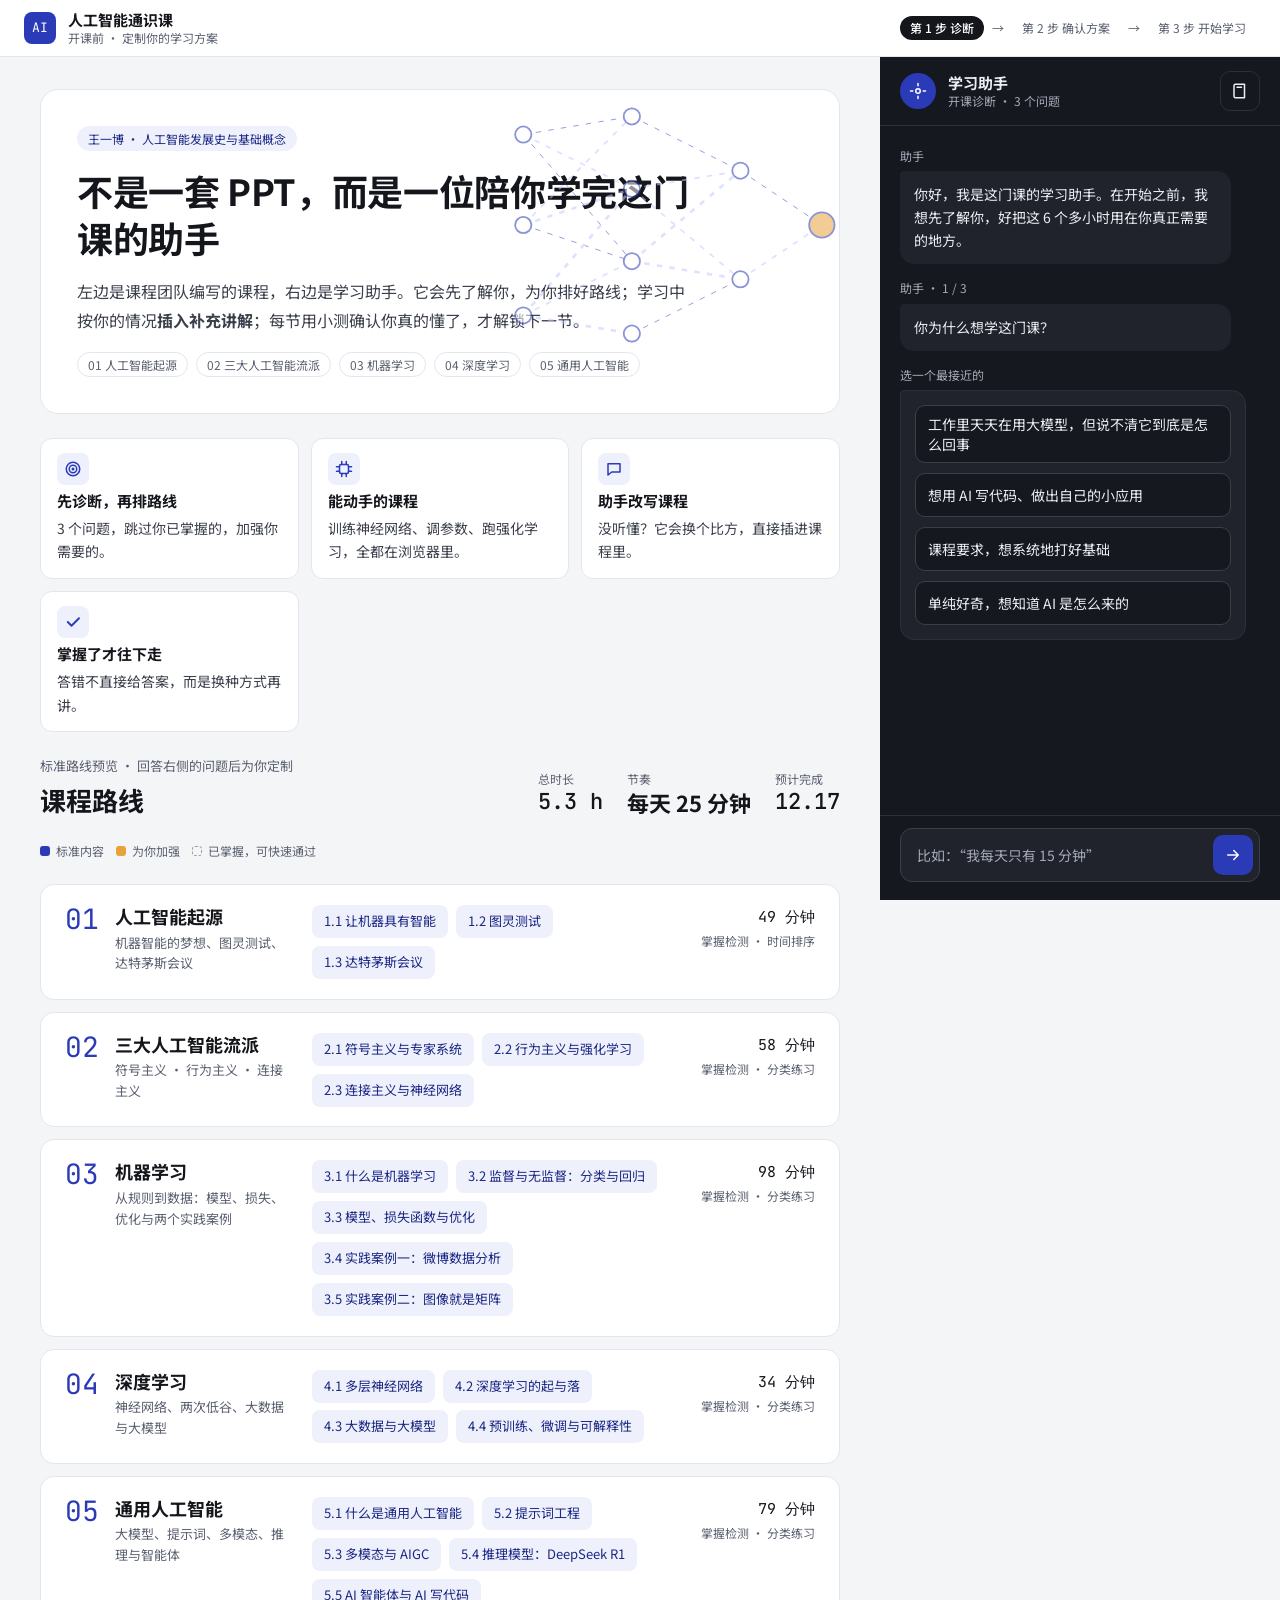
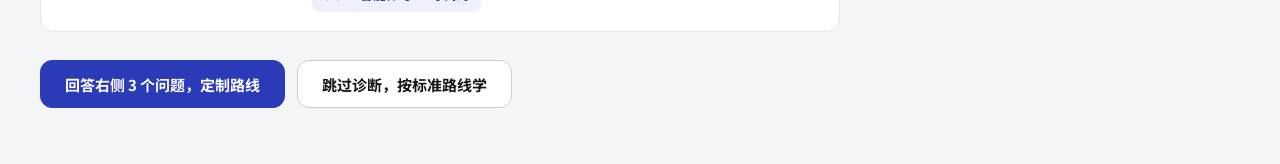
<file: index.html>
<!doctype html>
<html lang="zh-CN">
<head>
<meta charset="utf-8">
<meta name="viewport" content="width=device-width, initial-scale=1">
<title>AI 学习智能体 · 人工智能通识课</title>
<meta name="description" content="下一代 AI 学习智能体：左边是课程，右边是陪你学的助手。">
<link rel="preconnect" href="https://fonts.googleapis.com">
<link rel="preconnect" href="https://fonts.gstatic.com" crossorigin>
<link href="https://fonts.googleapis.com/css2?family=Noto+Sans+SC:wght@400;500;700&family=JetBrains+Mono:wght@400;500&display=swap" rel="stylesheet">
<link rel="stylesheet" href="assets/css/app.css">
</head>
<body>
<a class="skip-link" href="#app-main">跳到主要内容</a>
<div id="app" class="app">
  <header class="app-header" id="app-header"></header>
  <div class="app-body">
    <div class="app-main" id="app-main" tabindex="-1"></div>
    <aside class="assistant" id="assistant" aria-label="学习助手"></aside>
  </div>
  <button class="assistant-fab" id="assistant-fab" type="button" aria-label="打开学习助手">
    <svg width="22" height="22" viewBox="0 0 24 24" fill="none" stroke="currentColor" stroke-width="2" stroke-linecap="round" stroke-linejoin="round" aria-hidden="true"><circle cx="12" cy="12" r="3"></circle><path d="M12 2v3M12 19v3M2 12h3M19 12h3"></path></svg>
    <span>学习助手</span>
  </button>
</div>
<div class="sel-ask" id="sel-ask" hidden>
  <button type="button" id="sel-ask-btn">
    <svg width="14" height="14" viewBox="0 0 24 24" fill="none" stroke="currentColor" stroke-width="2.2" stroke-linecap="round" stroke-linejoin="round" aria-hidden="true"><path d="M12 3v4M12 17v4M3 12h4M17 12h4"></path></svg>
    问助手
  </button>
</div>
<div class="toast-host" id="toast-host" aria-live="polite"></div>

<script src="assets/js/core.js"></script>
<script src="assets/video/clips.js"></script>
<script src="assets/js/course.js"></script>
<script src="assets/js/widgets/ch1.js"></script>
<script src="assets/js/widgets/ch2.js"></script>
<script src="assets/js/widgets/ch3.js"></script>
<script src="assets/js/widgets/ch4.js"></script>
<script src="assets/js/widgets/ch5.js"></script>
<script src="assets/js/assistant.js"></script>
<script src="assets/js/pages.js"></script>
<script src="assets/js/app.js"></script>
</body>
</html>
</file>
<file: assets/css/app.css>
/* ==========================================================
   AI 学习智能体 · 设计令牌（来自设计稿：左课程 / 右助手）
   ========================================================== */
:root {
  --bg: #F4F5F7;
  --surface: #FFFFFF;
  --line: #E3E6EC;
  --line-2: #C8CDD8;
  --ink: #14161C;
  --ink-2: #3A3F4B;
  --muted: #5A6070;
  --faint: #9AA0AE;

  --accent: #2B3BB8;
  --accent-ink: #1C2884;
  --accent-soft: #EEF0FC;
  --accent-2: #9AA5FF;

  --amber: #E9A23B;
  --amber-soft: #FCEFD9;
  --amber-ink: #7A4A06;
  --insert-bg: #FFFBF3;
  --insert-line: #F0D9AE;
  --insert-ink: #7A5A2A;

  --green: #1F8A5B;
  --green-soft: #E6F4EE;
  --green-ink: #145A3C;
  --orange: #E07A1F;
  --orange-soft: #FFF4EA;
  --orange-ink: #A1460C;

  --d-bg: #16181F;
  --d-surface: #20232C;
  --d-line: #2C303B;
  --d-line-2: #3A3F4B;
  --d-ink: #ECEEF3;
  --d-muted: #A3A9B7;
  --d-faint: #6B7180;
  --d-green: #5FD19B;
  --d-amber: #F2C77A;

  --font: 'Noto Sans SC', 'PingFang SC', 'Microsoft YaHei', system-ui, sans-serif;
  --mono: 'JetBrains Mono', ui-monospace, 'SFMono-Regular', Menlo, monospace;

  --r-sm: 8px;
  --r-md: 10px;
  --r-lg: 14px;
  --header-h: 57px;
  --assistant-w: 400px;
  --ease: cubic-bezier(.2, .7, .2, 1);
}

* { box-sizing: border-box; }
html { scroll-behavior: smooth; }
body {
  margin: 0;
  background: var(--bg);
  color: var(--ink);
  font-family: var(--font);
  font-size: 15px;
  line-height: 1.6;
  -webkit-font-smoothing: antialiased;
}
a { color: var(--accent); }
a:hover { color: var(--accent-ink); }
button, input, textarea, select { font-family: inherit; font-size: inherit; color: inherit; }
button { cursor: pointer; }
button:disabled { cursor: not-allowed; }
:focus-visible { outline: 2px solid var(--accent); outline-offset: 2px; border-radius: 4px; }
.assistant :focus-visible { outline-color: var(--accent-2); }
h1, h2, h3, h4 { margin: 0; line-height: 1.3; }
p { margin: 0; }
.mono { font-family: var(--mono); }
[hidden] { display: none !important; }
.sr-only { position: absolute; width: 1px; height: 1px; overflow: hidden; clip: rect(0 0 0 0); white-space: nowrap; }
.skip-link { position: absolute; left: -999px; top: 8px; z-index: 100; background: var(--ink); color: #fff; padding: 8px 14px; border-radius: 8px; }
.skip-link:focus { left: 8px; }
.muted { color: var(--muted); }

/* ---------------- App frame ---------------- */
.app { min-height: 100vh; display: flex; flex-direction: column; }
.app-header {
  position: sticky; top: 0; z-index: 30;
  display: flex; flex-wrap: wrap; align-items: center; gap: 12px 24px;
  min-height: var(--header-h);
  padding: 10px 24px;
  background: rgba(255, 255, 255, .92);
  backdrop-filter: saturate(1.4) blur(10px);
  border-bottom: 1px solid var(--line);
}
.brand { display: flex; align-items: center; gap: 12px; text-decoration: none; color: inherit; }
.brand-logo {
  width: 32px; height: 32px; border-radius: 8px; background: var(--accent); color: #fff;
  display: flex; align-items: center; justify-content: center; font-family: var(--mono); font-size: 13px;
}
.brand-text { display: flex; flex-direction: column; line-height: 1.3; }
.brand-text b { font-size: 15px; }
.brand-text span { font-size: 12px; color: var(--muted); }
.hdr-progress { display: flex; align-items: center; gap: 12px; flex: 1 1 280px; min-width: 0; font-size: 12px; color: var(--muted); }
.hdr-progress .bar { flex: 1 1 auto; max-width: 320px; }
.hdr-progress .pct { font-family: var(--mono); color: var(--ink); }
.hdr-right { display: flex; align-items: center; gap: 12px; font-size: 12px; color: var(--muted); }
.avatar {
  width: 34px; height: 34px; border-radius: 17px; background: var(--line); color: var(--ink);
  display: flex; align-items: center; justify-content: center; font-size: 13px; font-weight: 500; text-decoration: none;
  border: 2px solid transparent; transition: border-color .2s;
}
.avatar:hover { border-color: var(--accent); color: var(--ink); }
.streak { display: inline-flex; align-items: center; gap: 6px; }
.streak svg { color: var(--amber); }
.steps { display: flex; align-items: center; gap: 8px; margin-left: auto; font-size: 12px; color: var(--muted); flex-wrap: wrap; }
.step-pill { padding: 2px 10px; border-radius: 999px; }
.step-pill.done { background: var(--accent-soft); color: var(--accent); font-weight: 500; }
.step-pill.now { background: var(--ink); color: #fff; font-weight: 500; }

.bar { height: 6px; border-radius: 3px; background: var(--line); overflow: hidden; }
.bar > i { display: block; height: 100%; background: var(--accent); border-radius: inherit; transition: width .8s var(--ease); }

.app-body { flex: 1 1 auto; display: grid; grid-template-columns: minmax(0, 1fr) var(--assistant-w); align-items: start; }
.app-main { min-width: 0; outline: none; }

/* ---------------- Assistant panel ---------------- */
.assistant {
  position: sticky; top: var(--header-h);
  height: calc(100vh - var(--header-h));
  background: var(--d-bg); color: var(--d-ink);
  display: flex; flex-direction: column; min-width: 0;
  font-size: 14px;
}
.as-head { display: flex; align-items: center; gap: 12px; padding: 14px 20px; border-bottom: 1px solid var(--d-line); }
.as-avatar {
  width: 36px; height: 36px; border-radius: 18px; background: var(--accent);
  display: flex; align-items: center; justify-content: center; flex: 0 0 auto; position: relative;
}
.as-avatar::after {
  content: ""; position: absolute; inset: -3px; border-radius: 50%;
  border: 2px solid var(--accent-2); opacity: 0; transform: scale(.85);
}
.assistant.thinking .as-avatar::after { animation: pulse-ring 1.4s var(--ease) infinite; }
@keyframes pulse-ring { 0% { opacity: .8; transform: scale(.85); } 100% { opacity: 0; transform: scale(1.25); } }
.as-title { flex: 1 1 auto; display: flex; flex-direction: column; line-height: 1.35; min-width: 0; }
.as-title b { font-size: 15px; }
.as-title span { font-size: 12px; color: var(--d-muted); white-space: nowrap; overflow: hidden; text-overflow: ellipsis; }
.icon-btn {
  width: 40px; height: 40px; border-radius: 10px; border: 1px solid var(--d-line); background: transparent; color: var(--d-ink);
  display: inline-flex; align-items: center; justify-content: center; transition: background .2s, border-color .2s;
  text-decoration: none; flex: 0 0 auto;
}
.icon-btn:hover { background: var(--d-surface); border-color: var(--d-line-2); color: var(--d-ink); }
.as-close { display: none; }
.as-scroll { flex: 1 1 auto; overflow-y: auto; overscroll-behavior: contain; scrollbar-width: thin; scrollbar-color: var(--d-line-2) transparent; }
.as-panel {
  margin: 16px 20px 0; padding: 16px; border-radius: 12px; background: var(--d-surface); border: 1px solid var(--d-line);
  display: flex; flex-direction: column; gap: 10px; font-size: 13px;
}
.as-panel-head { display: flex; align-items: center; justify-content: space-between; gap: 8px; }
.as-panel-head b { font-size: 13px; }
.as-panel-head .mono { font-size: 12px; color: var(--d-muted); }
.dbar { height: 4px; border-radius: 2px; background: var(--d-line); overflow: hidden; }
.dbar > i { display: block; height: 100%; background: var(--accent-2); transition: width .8s var(--ease); }
.goal { display: flex; align-items: center; gap: 8px; color: var(--d-muted); }
.goal.done span:first-of-type + span, .goal.done .goal-t { text-decoration: line-through; }
.goal.now { color: var(--d-ink); }
.goal .tag { margin-left: auto; font-size: 11px; color: var(--accent-2); }
.goal-ic { width: 14px; height: 14px; display: inline-flex; align-items: center; justify-content: center; flex: 0 0 14px; }
.dot { width: 8px; height: 8px; border-radius: 4px; display: inline-block; }
.dot.fill { background: var(--accent-2); }
.dot.hollow { border: 1.5px solid var(--d-faint); }
.mastery-row { display: flex; align-items: center; gap: 10px; }
.mastery-row .k { flex: 0 0 110px; color: #C9CDD6; white-space: nowrap; overflow: hidden; text-overflow: ellipsis; }
.mastery-row .dbar { flex: 1 1 auto; height: 6px; border-radius: 3px; }
.mastery-row .v { flex: 0 0 38px; text-align: right; font-family: var(--mono); font-size: 12px; color: var(--d-muted); }

.chat { padding: 20px; display: flex; flex-direction: column; gap: 14px; }
.msg { display: flex; flex-direction: column; gap: 6px; max-width: 92%; animation: msg-in .35s var(--ease) both; }
.msg-who { font-size: 12px; color: var(--d-muted); }
.msg-body { padding: 12px 14px; border-radius: 4px 14px 14px 14px; background: var(--d-surface); line-height: 1.65; }
.msg-body b { color: #fff; }
.msg-body p + p { margin-top: 8px; }
.msg.user { align-self: flex-end; max-width: 85%; }
.msg.user .msg-body { border-radius: 14px 4px 14px 14px; background: var(--accent); color: #fff; padding: 10px 14px; }
.msg.wide { max-width: 96%; }
.msg.card .msg-body { border: 1px solid var(--d-line); padding: 14px; display: flex; flex-direction: column; gap: 10px; }
.msg.note .msg-body { background: transparent; border: 1px dashed var(--d-line-2); color: var(--d-muted); font-size: 13px; border-radius: 12px; }
.msg.note .msg-body b { color: var(--d-ink); }
@keyframes msg-in { from { opacity: 0; transform: translateY(8px); } to { opacity: 1; transform: none; } }
.msg-links { display: flex; flex-wrap: wrap; gap: 6px; }
.msg-link {
  display: inline-flex; align-items: center; gap: 6px; padding: 4px 10px; border-radius: 8px;
  background: #2A2418; border: 1px solid #5A4720; color: var(--d-amber); font-size: 12px; text-decoration: none; cursor: pointer;
  transition: transform .15s;
}
.msg-link:hover { color: #FFE0A6; transform: translateY(-1px); }
.msg-link.blue { background: var(--d-surface); border-color: var(--d-line); color: #C5CAFF; }
.typing { display: inline-flex; gap: 4px; padding: 14px 16px; border-radius: 4px 14px 14px 14px; background: var(--d-surface); width: max-content; }
.typing i { width: 6px; height: 6px; border-radius: 3px; background: var(--d-muted); animation: blink 1.2s infinite both; }
.typing i:nth-child(2) { animation-delay: .15s; }
.typing i:nth-child(3) { animation-delay: .3s; }
@keyframes blink { 0%, 80%, 100% { opacity: .25; transform: translateY(0); } 40% { opacity: 1; transform: translateY(-3px); } }

.opt {
  min-height: 44px; text-align: left; padding: 8px 12px; border-radius: 10px; border: 1px solid var(--d-line-2);
  background: var(--d-bg); color: var(--d-ink); font-size: 14px; display: flex; align-items: center; gap: 8px; width: 100%;
  transition: border-color .2s, background .2s, transform .15s;
}
.opt:hover:not(:disabled) { border-color: var(--accent-2); }
.opt.right { border-color: var(--d-green); background: #15291F; }
.opt.wrong { border-color: #F2A65A; background: #2E2116; }
.opt.sel { border-color: var(--d-green); background: #15291F; }
.opt.sel .box { color: var(--d-green); }
.opt .box { color: var(--d-faint); font-size: 12px; }
.opt.shake { animation: shake .4s; }
@keyframes shake { 20%, 60% { transform: translateX(-4px); } 40%, 80% { transform: translateX(4px); } }
.quiz-fb { font-size: 13px; color: var(--d-muted); line-height: 1.6; }
.quiz-fb b { color: var(--d-ink); }

.as-foot { padding: 12px 20px 18px; border-top: 1px solid var(--d-line); display: flex; flex-direction: column; gap: 10px; }
.chips { display: flex; flex-wrap: wrap; gap: 6px; }
.chip {
  min-height: 36px; padding: 0 12px; border-radius: 999px; border: 1px solid var(--d-line-2); background: transparent;
  color: var(--d-ink); font-size: 13px; transition: background .2s, border-color .2s;
}
.chip:hover { background: var(--d-surface); border-color: var(--accent-2); }
.composer {
  display: flex; align-items: center; gap: 8px; padding: 6px 6px 6px 14px; border-radius: 12px;
  background: var(--d-surface); border: 1px solid var(--d-line-2); transition: border-color .2s;
}
.composer:focus-within { border-color: var(--accent-2); }
.composer input { flex: 1 1 auto; min-width: 0; height: 36px; border: none; outline: none; background: transparent; color: var(--d-ink); font-size: 14px; }
.composer input::placeholder { color: var(--d-muted); }
.send-btn {
  width: 40px; height: 40px; border-radius: 10px; border: none; background: var(--accent); color: #fff;
  display: flex; align-items: center; justify-content: center; flex: 0 0 auto; transition: transform .15s, background .2s;
}
.send-btn:hover { background: #3647D0; }
.send-btn:active { transform: scale(.94); }

.assistant-fab {
  display: none; position: fixed; right: 16px; bottom: 16px; z-index: 40;
  align-items: center; gap: 8px; min-height: 48px; padding: 0 18px; border-radius: 999px; border: none;
  background: var(--d-bg); color: var(--d-ink); box-shadow: 0 10px 30px rgba(20, 22, 28, .3); font-weight: 500;
}
.assistant-fab .badge { width: 8px; height: 8px; border-radius: 4px; background: var(--amber); }

/* ---------------- Buttons & pills ---------------- */
.btn {
  display: inline-flex; align-items: center; justify-content: center; gap: 8px;
  min-height: 44px; padding: 0 18px; border-radius: 10px; border: 1px solid var(--line-2); background: var(--surface);
  color: var(--ink); font-size: 14px; font-weight: 500; text-decoration: none; transition: background .2s, border-color .2s, transform .15s, box-shadow .2s;
}
.btn:hover { border-color: var(--ink-2); color: var(--ink); }
.btn:active { transform: translateY(1px); }
.btn.primary { background: var(--accent); border-color: var(--accent); color: #fff; }
.btn.primary:hover { background: var(--accent-ink); border-color: var(--accent-ink); color: #fff; box-shadow: 0 6px 18px rgba(43, 59, 184, .25); }
.btn.dark { background: var(--ink); border-color: var(--ink); color: #fff; }
.btn.ghost { border-color: transparent; background: transparent; }
.btn.sm { min-height: 36px; padding: 0 14px; font-size: 13px; border-radius: 8px; }
.btn.lg { min-height: 48px; padding: 0 24px; font-size: 15px; border-radius: 12px; font-weight: 700; }
.btn.locked { background: var(--line); border-color: var(--line); color: var(--muted); }
.btn:disabled { opacity: .55; }
.btn.amber { border-color: #E2C48C; color: var(--amber-ink); }
.btn.amber:hover { background: var(--amber-soft); }
.seg { display: inline-flex; padding: 3px; border-radius: 10px; background: var(--bg); border: 1px solid var(--line); gap: 2px; flex-wrap: wrap; }
.seg button {
  min-height: 34px; padding: 0 12px; border-radius: 8px; border: none; background: transparent; color: var(--muted); font-size: 13px; font-weight: 500;
  transition: background .2s, color .2s;
}
.seg button[aria-pressed="true"] { background: var(--surface); color: var(--ink); box-shadow: 0 1px 3px rgba(20, 22, 28, .12); }
.pill { display: inline-flex; align-items: center; gap: 6px; padding: 2px 10px; border-radius: 999px; background: var(--surface); border: 1px solid var(--line); font-size: 12px; color: var(--muted); }
.pill.accent { background: var(--accent-soft); border-color: transparent; color: var(--accent-ink); }
.pill.amber { background: var(--amber-soft); border-color: transparent; color: var(--amber-ink); font-weight: 500; }
.pill.green { background: var(--green-soft); border-color: transparent; color: var(--green-ink); font-weight: 500; }
.pill.dark { background: var(--ink); border-color: transparent; color: #fff; }
.badge-k {
  font-family: var(--mono); font-size: 11px; letter-spacing: .06em; padding: 2px 8px; border-radius: 4px; background: var(--ink); color: #fff; flex: 0 0 auto;
}
.badge-k.amber { background: var(--amber-soft); color: var(--amber-ink); font-family: var(--font); letter-spacing: 0; font-weight: 500; }

/* ---------------- Learn layout ---------------- */
.learn { display: flex; align-items: flex-start; min-width: 0; }
.rail {
  position: sticky; top: var(--header-h); flex: 0 0 264px; max-height: calc(100vh - var(--header-h)); overflow-y: auto;
  padding: 24px 12px 32px 20px; display: flex; flex-direction: column; gap: 4px; scrollbar-width: thin;
}
.rail-label { font-family: var(--mono); font-size: 11px; letter-spacing: .08em; color: var(--muted); padding: 0 8px 8px; }
.rail-ch { display: flex; flex-direction: column; gap: 2px; border-radius: 10px; padding: 4px; border: 1px solid transparent; transition: background .2s, border-color .2s; }
.rail-ch.open { background: var(--surface); border-color: var(--line); padding: 8px; }
.rail-ch-head {
  display: flex; align-items: center; gap: 8px; padding: 6px 8px; font-size: 14px; color: var(--muted);
  background: none; border: none; width: 100%; text-align: left; border-radius: 6px; min-height: 40px;
}
.rail-ch.open .rail-ch-head { color: var(--ink); font-weight: 700; min-height: 32px; }
.rail-ch-head .no { font-family: var(--mono); font-size: 12px; }
.rail-ch.open .rail-ch-head .no { color: var(--accent); }
.rail-ch-head .nm { flex: 1 1 auto; }
.rail-ch-head:hover { background: var(--bg); }
.rail-ch.open .rail-ch-head:hover { background: transparent; }
.rail-secs { display: none; flex-direction: column; gap: 2px; }
.rail-ch.open .rail-secs { display: flex; }
.rail-sec {
  display: flex; align-items: center; gap: 8px; padding: 6px 8px; border-radius: 6px; font-size: 13px; color: var(--muted);
  text-decoration: none; min-height: 34px; line-height: 1.4; transition: background .15s, color .15s;
}
.rail-sec:hover { background: var(--bg); color: var(--ink); }
.rail-sec.cur { background: var(--accent-soft); color: var(--ink); font-weight: 500; }
.rail-sec.locked { color: var(--faint); }
.rail-sec .ic { width: 14px; height: 14px; display: inline-flex; align-items: center; justify-content: center; flex: 0 0 14px; }
.rail-sec .tagp { margin-left: auto; font-size: 10px; padding: 0 6px; border-radius: 4px; background: var(--amber-soft); color: var(--amber-ink); white-space: nowrap; }
.rail-sec .tagk { margin-left: auto; font-size: 10px; padding: 0 6px; border-radius: 4px; border: 1px dashed var(--line-2); color: var(--muted); white-space: nowrap; }
.dot-acc { width: 8px; height: 8px; border-radius: 4px; background: var(--accent); }
.dot-hol { width: 8px; height: 8px; border-radius: 4px; border: 1.5px solid var(--faint); }
.rail-note { margin-top: 16px; padding: 12px; border-radius: 10px; border: 1px dashed var(--line-2); font-size: 12px; color: var(--muted); line-height: 1.6; }
.rail-note b { color: var(--ink); }
.rail-toggle { display: none; }

.article { flex: 1 1 auto; min-width: 0; max-width: 940px; padding: 24px 32px 64px 16px; display: flex; flex-direction: column; gap: 20px; }
.art-head { display: flex; flex-direction: column; gap: 8px; padding-top: 8px; }
.crumb { font-size: 13px; color: var(--muted); }
.art-head h1 { font-size: 34px; line-height: 1.25; font-weight: 700; letter-spacing: -.01em; }
.metas { display: flex; flex-wrap: wrap; gap: 8px; }
.goal-strip { display: flex; flex-wrap: wrap; gap: 8px 16px; padding: 12px 16px; border-radius: 12px; background: var(--surface); border: 1px solid var(--line); font-size: 13px; color: var(--ink-2); }
.goal-strip b { color: var(--ink); }

.block { background: var(--surface); border: 1px solid var(--line); border-radius: var(--r-lg); padding: 24px 28px; display: flex; flex-direction: column; gap: 14px; scroll-margin-top: calc(var(--header-h) + 16px); }
.block.reveal { opacity: 0; transform: translateY(14px); transition: opacity .6s var(--ease), transform .6s var(--ease); }
.block.reveal.in { opacity: 1; transform: none; }
.block p, .block li { font-size: 16px; line-height: 1.85; }
.block p + p { margin-top: 2px; }
.block ul { margin: 0; padding-left: 20px; }
.hl { background: var(--accent-soft); padding: 0 4px; border-radius: 4px; }
.hl-amber { background: var(--amber-soft); padding: 0 4px; border-radius: 4px; }
.block-head { display: flex; flex-wrap: wrap; align-items: center; justify-content: space-between; gap: 8px; }
.block-title { display: flex; align-items: center; gap: 10px; }
.block-title h2 { font-size: 19px; font-weight: 700; }
.block-lead { font-size: 13px; color: var(--muted); }
.block.flash { animation: flash 1.6s var(--ease); }
@keyframes flash { 0% { box-shadow: 0 0 0 0 rgba(43, 59, 184, .45); } 40% { box-shadow: 0 0 0 6px rgba(43, 59, 184, .18); } 100% { box-shadow: 0 0 0 0 rgba(43, 59, 184, 0); } }

.block.key { background: linear-gradient(0deg, var(--surface), var(--surface)); border-color: var(--line); flex-direction: row; gap: 18px; align-items: flex-start; }
.key-mark { flex: 0 0 auto; width: 44px; height: 44px; border-radius: 12px; background: var(--accent-soft); color: var(--accent); display: flex; align-items: center; justify-content: center; }
.key-body { display: flex; flex-direction: column; gap: 6px; min-width: 0; }
.key-body .k-label { font-size: 12px; color: var(--accent); font-weight: 500; letter-spacing: .02em; }
.key-body h3 { font-size: 18px; }
.key-body p { font-size: 15px; line-height: 1.8; color: var(--ink-2); }

.block.insert { background: var(--insert-bg); border-color: var(--insert-line); }
.block.insert.new { animation: insert-in .8s var(--ease) both; }
@keyframes insert-in { 0% { opacity: 0; transform: translateY(-8px) scale(.98); box-shadow: 0 0 0 0 rgba(233, 162, 59, .5); } 60% { opacity: 1; box-shadow: 0 0 0 8px rgba(233, 162, 59, .15); } 100% { opacity: 1; transform: none; box-shadow: 0 0 0 0 rgba(233, 162, 59, 0); } }
.ins-tag { display: inline-flex; align-items: center; gap: 6px; font-size: 12px; font-weight: 500; padding: 2px 10px; border-radius: 999px; background: var(--amber-soft); color: var(--amber-ink); }
.ins-why { font-size: 12px; color: var(--insert-ink); }
.block.insert h3 { font-size: 17px; }
.block.insert p, .block.insert li { font-size: 15px; }
.ins-grid { display: grid; grid-template-columns: repeat(auto-fit, minmax(170px, 1fr)); gap: 12px; font-size: 14px; }
.ins-card { background: var(--surface); border: 1px solid var(--insert-line); border-radius: 10px; padding: 12px 14px; line-height: 1.7; }
.ins-card > b:first-child { display: block; margin-bottom: 4px; }
.ins-actions { display: flex; flex-wrap: wrap; gap: 8px; }

.block.discuss { background: var(--ink); color: var(--d-ink); border-color: var(--ink); }
.discuss-row { display: flex; flex-wrap: wrap; align-items: center; justify-content: space-between; gap: 16px; }
.discuss-row .lbl { font-family: var(--mono); font-size: 11px; letter-spacing: .06em; color: var(--d-muted); }
.discuss-row .q { font-size: 18px; font-weight: 700; }
.discuss-row .sub { font-size: 14px; color: var(--d-muted); }
.discuss textarea {
  width: 100%; min-height: 84px; resize: vertical; border-radius: 10px; border: 1px solid var(--d-line-2); background: var(--d-surface);
  color: var(--d-ink); padding: 12px 14px; font-size: 14px; line-height: 1.7;
}
.discuss textarea::placeholder { color: var(--d-muted); }
.discuss .btn { background: #fff; border-color: #fff; color: var(--ink); font-weight: 700; }
.discuss .saved { font-size: 13px; color: var(--d-green); }

.cards-grid { display: grid; grid-template-columns: repeat(auto-fit, minmax(200px, 1fr)); gap: 12px; }
.mini-card { border: 1px solid var(--line); border-radius: 12px; padding: 14px 16px; display: flex; flex-direction: column; gap: 6px; background: var(--surface); }
.mini-card h4 { font-size: 15px; }
.mini-card p { font-size: 14px !important; line-height: 1.7 !important; color: var(--ink-2); }
.mini-card .ic { width: 32px; height: 32px; border-radius: 8px; display: flex; align-items: center; justify-content: center; background: var(--accent-soft); color: var(--accent); }
.mini-card.warn .ic { background: var(--orange-soft); color: var(--orange); }
.mini-card.good .ic { background: var(--green-soft); color: var(--green); }

/* 视频片段：HTML 讲解动画按场景切出的一小段，iframe 里是 assets/video/<视频>/player.html */
.vid { position: relative; aspect-ratio: 16 / 9; border-radius: 12px; overflow: hidden; background: #0c1322; }
.vid iframe { position: absolute; inset: 0; width: 100%; height: 100%; border: 0; }
.vid-script summary { cursor: pointer; font-size: 13px; color: var(--muted); }
.vid-script ol { list-style: none; margin: 8px 0 0; padding: 0; display: flex; flex-direction: column; gap: 2px; }
.vid-script li { display: grid; grid-template-columns: 44px minmax(0, 1fr); gap: 8px; padding: 4px 8px; border-radius: 6px; font-size: 14px; line-height: 1.7; color: var(--ink-2); transition: background .2s; }
.vid-script li.on { background: var(--accent-soft); color: var(--ink); }
.vid-script li button { align-self: start; padding: 0; border: 0; background: none; font-family: var(--mono); font-size: 12px; line-height: 1.7rem; color: var(--accent); cursor: pointer; text-align: left; }

/* 图：讲义里的原图 + 说明 */
.block.fig { margin: 0; padding: 16px; gap: 10px; }
.fig-img { position: relative; }
.fig-img img { display: block; width: 100%; height: auto; border-radius: 8px; }
.fig.dark .fig-img { background: #000; border-radius: 8px; padding-bottom: 40px; }
.fig-img span { position: absolute; bottom: 4px; transform: translateX(-50%); font-size: 12px; line-height: 1.35; color: #fff; text-align: center; white-space: nowrap; }
.fig figcaption { font-size: 13px; line-height: 1.7; color: var(--muted); }

.blk-h { font-size: 17px; }

/* 时间线：年份 + 事件 */
.events { list-style: none; margin: 0; padding: 0 !important; display: flex; flex-direction: column; }
.events li { display: grid; grid-template-columns: 52px minmax(0, 1fr); gap: 12px; padding: 10px 0; border-top: 1px solid var(--line); }
.events li:first-child { border-top: 0; padding-top: 0; }
.events .y { font-family: var(--mono); font-size: 14px; font-weight: 500; color: var(--accent); line-height: 1.6; }
.events b { display: block; font-size: 15px; line-height: 1.6; }
.events p { font-size: 14px !important; line-height: 1.7 !important; color: var(--ink-2); margin: 2px 0 0; }

/* 流程：几个阶段 + 带说明的箭头，全部直接展示 */
.stages { display: grid; grid-template-columns: minmax(0, 1fr) auto minmax(0, 1fr) auto minmax(0, 1fr); gap: 8px; }
.stages .node { border: 1px solid var(--line); border-radius: 12px; padding: 12px 14px; display: flex; flex-direction: column; gap: 4px; }
.stages .node b { font-size: 15px; }
.stages .node .s { font-size: 12px; font-weight: 500; color: var(--accent); }
.stages .node p { margin: 0; font-size: 13px !important; line-height: 1.7 !important; color: var(--ink-2); }
.stages .arr { display: flex; flex-direction: column; align-items: center; justify-content: center; gap: 4px; max-width: 72px; font-size: 11px; line-height: 1.4; color: var(--muted); text-align: center; }
.stages .arr svg { color: var(--accent); }

.quote { border-left: 0; background: var(--bg); border-radius: 12px; padding: 18px 20px; font-size: 16px; line-height: 1.8; position: relative; }
.quote .who { display: block; margin-top: 8px; font-size: 13px; color: var(--muted); }

.art-foot { display: flex; flex-wrap: wrap; align-items: center; justify-content: space-between; gap: 12px; padding-top: 8px; }
.art-foot a.prev { font-size: 14px; text-decoration: none; }
.art-foot .next-wrap { display: flex; align-items: center; gap: 12px; margin-left: auto; }
.art-foot .hint { font-size: 13px; color: var(--muted); }

.banner { display: flex; flex-wrap: wrap; align-items: center; gap: 10px 16px; padding: 14px 18px; border-radius: 12px; font-size: 14px; }
.banner.skip { border: 1.5px dashed var(--line-2); background: var(--surface); color: var(--ink-2); }
.banner.plus { background: var(--amber-soft); color: var(--amber-ink); }
.banner.done { background: var(--green-soft); color: var(--green-ink); }

/* ---------------- Widgets: shared ---------------- */
.w { display: flex; flex-direction: column; gap: 14px; }
.w-row { display: flex; flex-wrap: wrap; gap: 12px; align-items: center; }
.w-grid2 { display: grid; grid-template-columns: repeat(auto-fit, minmax(260px, 1fr)); gap: 16px; }
.w-panel { border-radius: 12px; background: var(--bg); padding: 14px 16px; display: flex; flex-direction: column; gap: 6px; }
.w-panel .t { font-weight: 700; font-size: 16px; }
.w-panel .d { font-size: 14px; color: var(--ink-2); line-height: 1.75; }
.w-stat { display: flex; flex-direction: column; }
.w-stat .l { font-size: 12px; color: var(--muted); }
.w-stat .v { font-family: var(--mono); font-size: 22px; font-weight: 500; line-height: 1.3; }
.w-note { font-size: 12px; color: var(--muted); }
.w canvas { display: block; max-width: 100%; border-radius: 10px; touch-action: none; }
.slider { display: flex; flex-direction: column; gap: 4px; min-width: 150px; flex: 1 1 150px; }
.slider label { display: flex; justify-content: space-between; font-size: 13px; color: var(--muted); }
.slider label .mono { color: var(--ink); }
input[type=range] { width: 100%; accent-color: var(--accent); height: 24px; }
.legend { display: flex; flex-wrap: wrap; gap: 12px; font-size: 12px; color: var(--muted); }
.legend span { display: inline-flex; align-items: center; gap: 6px; }
.legend i { width: 10px; height: 10px; border-radius: 3px; display: inline-block; }
.fade-swap { animation: fade-swap .45s var(--ease); }
@keyframes fade-swap { from { opacity: 0; transform: translateY(4px); } to { opacity: 1; transform: none; } }

/* imitation game */
.screens { display: grid; grid-template-columns: repeat(auto-fit, minmax(240px, 1fr)); gap: 16px; }
.screen { border: 1px solid var(--line); border-radius: 12px; overflow: hidden; display: flex; flex-direction: column; transition: border-color .3s, box-shadow .3s; }
.screen.picked { border-color: var(--accent); box-shadow: 0 0 0 3px var(--accent-soft); }
.screen-head { display: flex; align-items: center; justify-content: space-between; padding: 10px 14px; background: var(--bg); border-bottom: 1px solid var(--line); }
.screen-head b { font-size: 14px; }
.screen-body { padding: 14px; display: flex; flex-direction: column; gap: 10px; font-size: 14px; min-height: 180px; }
.bub-q { align-self: flex-end; max-width: 85%; padding: 8px 12px; border-radius: 12px 12px 2px 12px; background: var(--accent-soft); }
.bub-a { align-self: flex-start; max-width: 85%; padding: 8px 12px; border-radius: 12px 12px 12px 2px; background: var(--bg); }
.bub-in { animation: msg-in .35s var(--ease) both; }
.screen-foot { margin-top: auto; padding: 0 14px 14px; }
.screen-foot .btn { width: 100%; }
.verdict { display: flex; gap: 12px; padding: 14px 16px; border-radius: 10px; background: var(--bg); font-size: 14px; }
.verdict b { white-space: nowrap; }

/* timeline */
.tl { position: relative; display: grid; gap: 8px; }
.tl-line { position: absolute; left: 10%; right: 10%; top: 21px; height: 2px; background: var(--line); }
.tl-line > i { display: block; height: 100%; background: var(--accent); transition: width .5s var(--ease); }
.tl-btn { position: relative; display: flex; flex-direction: column; align-items: center; gap: 8px; min-height: 76px; padding: 4px 2px; border: none; background: transparent; }
.tl-dot {
  width: 40px; height: 40px; border-radius: 20px; background: #fff; border: 2px solid var(--line-2); color: var(--muted);
  display: flex; align-items: center; justify-content: center; font-family: var(--mono); font-size: 11px; transition: all .25s var(--ease);
}
.tl-btn:hover .tl-dot { border-color: var(--accent); color: var(--accent); }
.tl-btn[aria-pressed="true"] .tl-dot { background: var(--accent); border-color: var(--accent); color: #fff; transform: scale(1.08); }
.tl-year { font-family: var(--mono); font-size: 13px; color: var(--muted); }
.tl-btn[aria-pressed="true"] .tl-year { color: var(--accent); font-weight: 500; }

/* flip cards */
.flip-grid { display: grid; grid-template-columns: repeat(auto-fit, minmax(150px, 1fr)); gap: 12px; }
.flip { perspective: 900px; border: none; background: none; padding: 0; min-height: 150px; text-align: left; }
.flip-in { position: relative; width: 100%; height: 100%; min-height: 150px; transition: transform .6s var(--ease); transform-style: preserve-3d; }
.flip[aria-pressed="true"] .flip-in { transform: rotateY(180deg); }
.flip-f, .flip-b { position: absolute; inset: 0; backface-visibility: hidden; border-radius: 12px; padding: 14px; display: flex; flex-direction: column; gap: 6px; }
.flip-f { background: var(--surface); border: 1px solid var(--line); justify-content: flex-end; }
.flip-f .ini { width: 44px; height: 44px; border-radius: 22px; background: var(--accent-soft); color: var(--accent); display: flex; align-items: center; justify-content: center; font-weight: 700; margin-bottom: auto; }
.flip-f b { font-size: 15px; }
.flip-f span { font-size: 12px; color: var(--muted); }
.flip-b { background: var(--ink); color: var(--d-ink); transform: rotateY(180deg); font-size: 13px; line-height: 1.65; }
.flip-b b { color: #fff; font-size: 14px; }

/* rule engine */
.facts { display: flex; flex-wrap: wrap; gap: 8px; }
.fact {
  min-height: 40px; padding: 0 14px; border-radius: 999px; border: 1px solid var(--line-2); background: var(--surface); font-size: 14px;
  display: inline-flex; align-items: center; gap: 6px; transition: all .2s;
}
.fact[aria-pressed="true"] { background: var(--accent); border-color: var(--accent); color: #fff; }
.fact.derived { background: var(--green-soft); border-color: #9ED3B9; color: var(--green-ink); cursor: default; animation: pop .45s var(--ease); }
@keyframes pop { 0% { transform: scale(.6); opacity: 0; } 70% { transform: scale(1.06); opacity: 1; } 100% { transform: none; } }
.rules { display: flex; flex-direction: column; gap: 8px; }
.rule { display: flex; flex-wrap: wrap; align-items: center; gap: 6px 8px; padding: 10px 12px; border-radius: 10px; border: 1px solid var(--line); font-size: 13px; font-family: var(--mono); transition: all .3s; background: var(--surface); }
.rule .rid { color: var(--muted); }
.rule .kw { color: var(--accent); font-weight: 500; }
.rule .cond { padding: 1px 6px; border-radius: 5px; background: var(--bg); font-family: var(--font); }
.rule .cond.ok { background: var(--accent-soft); color: var(--accent-ink); }
.rule .then { padding: 1px 6px; border-radius: 5px; background: var(--bg); font-family: var(--font); font-weight: 500; }
.rule.firing { border-color: var(--accent); box-shadow: 0 0 0 3px var(--accent-soft); transform: translateX(4px); }
.rule.fired { border-color: #9ED3B9; background: #F6FBF8; }
.rule.fired .then { background: var(--green-soft); color: var(--green-ink); }
.rule .st { margin-left: auto; font-family: var(--font); font-size: 12px; color: var(--muted); }
.rule.fired .st { color: var(--green); }
.engine-out { min-height: 54px; padding: 12px 14px; border-radius: 10px; background: var(--bg); font-size: 14px; display: flex; flex-wrap: wrap; gap: 8px; align-items: center; }

/* gridworld */
.gw-wrap { display: flex; flex-wrap: wrap; gap: 18px; align-items: flex-start; }
.gw { position: relative; display: grid; gap: 4px; flex: 0 0 auto; padding: 6px; border-radius: 12px; background: var(--bg); }
.gw-cell { width: 54px; height: 54px; border-radius: 8px; background: #fff; position: relative; display: flex; align-items: center; justify-content: center; transition: background .3s; }
.gw-cell.wall { background: var(--ink-2); }
.gw-cell.goal { background: var(--green-soft); box-shadow: inset 0 0 0 2px var(--green); }
.gw-cell.trap { background: var(--orange-soft); box-shadow: inset 0 0 0 2px var(--orange); }
.gw-cell .arr { width: 18px; height: 18px; opacity: .75; transition: transform .3s; color: var(--accent-ink); }
.gw-cell .lbl { font-size: 11px; font-weight: 700; }
.gw-agent {
  position: absolute; left: 0; top: 0; width: 34px; height: 34px; border-radius: 17px; background: var(--accent); border: 3px solid #fff; box-shadow: 0 4px 12px rgba(43, 59, 184, .4);
  transition: transform .12s linear; pointer-events: none; display: flex; align-items: center; justify-content: center; color: #fff;
}
.gw-side { flex: 1 1 240px; display: flex; flex-direction: column; gap: 12px; min-width: 0; }
.gw-stats { display: grid; grid-template-columns: repeat(3, 1fr); gap: 8px; }
.rlloop { display: flex; flex-wrap: wrap; align-items: center; gap: 6px; font-size: 13px; }
.rlloop span.n { padding: 4px 10px; border-radius: 8px; background: var(--accent-soft); color: var(--accent-ink); }
.rlloop span.n.r { background: var(--green-soft); color: var(--green-ink); }

/* neuron */
.neuron-svg { width: 100%; height: auto; max-height: 300px; }
.neuron-svg .flow { stroke-dasharray: 6 8; animation: dash 1s linear infinite; }
@keyframes dash { to { stroke-dashoffset: -28; } }
.formula { font-family: var(--mono); font-size: 13px; background: var(--bg); padding: 10px 14px; border-radius: 10px; overflow-x: auto; white-space: nowrap; }

/* circles */
.circ-wrap { display: flex; flex-wrap: wrap; gap: 20px; align-items: center; }
.circ-svg { flex: 0 0 300px; max-width: 100%; height: auto; }
.circ-svg .ring { cursor: pointer; transition: opacity .2s, stroke-width .2s; }
.circ-svg .ring:hover, .circ-svg .ring.on { stroke: var(--ink); stroke-width: 3; }
.circ-items { display: flex; flex-wrap: wrap; gap: 8px; }
.circ-item { min-height: 38px; padding: 0 12px; border-radius: 8px; border: 1px solid var(--line-2); background: #fff; font-size: 13px; transition: all .2s; }
.circ-item[aria-pressed="true"] { border-color: var(--accent); background: var(--accent-soft); color: var(--accent-ink); }
.circ-item.ok { border-color: #9ED3B9; background: var(--green-soft); color: var(--green-ink); }
.circ-item.no { animation: shake .4s; border-color: var(--orange); }

/* flows */
.flows { display: flex; flex-direction: column; gap: 14px; }
.flow-row { display: grid; grid-template-columns: 70px repeat(5, minmax(0, 1fr)); align-items: center; gap: 6px; font-size: 13px; }
.flow-row .who { font-weight: 700; font-size: 13px; }
.flow-node { padding: 10px 6px; border-radius: 10px; text-align: center; background: var(--bg); border: 1px solid var(--line); transition: all .35s var(--ease); }
.flow-arrow { text-align: center; color: var(--faint); font-size: 12px; transition: color .3s; }
.flow-node.on { background: var(--accent); color: #fff; border-color: var(--accent); transform: translateY(-2px); box-shadow: 0 6px 14px rgba(43, 59, 184, .2); }
.flow-row.m .flow-node.on { background: var(--green); border-color: var(--green); box-shadow: 0 6px 14px rgba(31, 138, 91, .2); }
.flow-arrow.on { color: var(--ink); font-weight: 500; }

/* weibo */
.stepper { display: flex; flex-wrap: wrap; gap: 6px; }
.stepper button {
  flex: 1 1 140px; min-height: 52px; text-align: left; padding: 8px 12px; border-radius: 10px; border: 1px solid var(--line); background: var(--surface);
  display: flex; flex-direction: column; gap: 0; transition: all .2s; line-height: 1.35;
}
.stepper button .n { font-family: var(--mono); font-size: 11px; color: var(--muted); }
.stepper button .l { font-size: 14px; font-weight: 500; }
.stepper button[aria-pressed="true"] { border-color: var(--accent); background: var(--accent-soft); }
.stepper button[aria-pressed="true"] .n { color: var(--accent); }
.posts { display: flex; flex-direction: column; gap: 8px; }
.post { padding: 10px 12px; border-radius: 10px; border: 1px solid var(--line); background: #fff; font-size: 14px; line-height: 1.9; }
.post.in { animation: crawl .5s var(--ease) both; }
@keyframes crawl { from { opacity: 0; transform: translateX(-20px); } to { opacity: 1; transform: none; } }
.tok { display: inline; padding: 1px 2px; border-radius: 4px; transition: all .35s var(--ease); }
.tok.gone { text-decoration: line-through; color: #C0C4CE; background: transparent; }
.tok.kept { background: var(--accent-soft); margin: 0 1px; }
.tok.pos { background: var(--green-soft); color: var(--green-ink); }
.tok.neg { background: var(--orange-soft); color: var(--orange-ink); }
.toggles { display: flex; flex-wrap: wrap; gap: 8px; }
.tgl { display: inline-flex; align-items: center; gap: 8px; min-height: 38px; padding: 0 12px; border-radius: 8px; border: 1px solid var(--line-2); background: #fff; font-size: 13px; }
.tgl[aria-pressed="true"] { border-color: var(--accent); color: var(--accent-ink); background: var(--accent-soft); }
.tgl .sw { width: 26px; height: 14px; border-radius: 7px; background: var(--line-2); position: relative; transition: background .2s; }
.tgl .sw::after { content: ""; position: absolute; left: 2px; top: 2px; width: 10px; height: 10px; border-radius: 5px; background: #fff; transition: transform .2s; }
.tgl[aria-pressed="true"] .sw { background: var(--accent); }
.tgl[aria-pressed="true"] .sw::after { transform: translateX(12px); }
.hbars { display: flex; flex-direction: column; gap: 6px; }
.hbar { display: grid; grid-template-columns: 96px 1fr 40px; align-items: center; gap: 8px; font-size: 13px; }
.hbar .track { height: 18px; border-radius: 4px; background: var(--bg); overflow: hidden; }
.hbar .track i { display: block; height: 100%; background: var(--accent); border-radius: 4px; transition: width .7s var(--ease); }
.hbar .num { font-family: var(--mono); font-size: 12px; color: var(--muted); text-align: right; }
.cloud { display: flex; flex-wrap: wrap; align-items: center; justify-content: center; gap: 4px 14px; padding: 16px; border-radius: 12px; background: var(--bg); min-height: 160px; }
.cloud span { font-weight: 700; line-height: 1.2; animation: pop .5s var(--ease) both; }
.senti { display: grid; grid-template-columns: minmax(0, 1fr) 160px 56px; gap: 10px; align-items: center; font-size: 13px; padding: 8px 0; border-bottom: 1px solid var(--line); }
.senti:last-child { border-bottom: none; }
.senti .txt { white-space: nowrap; overflow: hidden; text-overflow: ellipsis; color: var(--ink-2); }
.senti .gauge { position: relative; height: 8px; border-radius: 4px; background: linear-gradient(90deg, #F6C9A2, var(--bg) 50%, #A9DCC3); }
.senti .gauge i { position: absolute; top: -4px; width: 4px; height: 16px; border-radius: 2px; background: var(--ink); transition: left .6s var(--ease); }
.senti .lab { font-size: 12px; text-align: right; font-weight: 500; }

/* image matrix */
.imgm { display: flex; flex-wrap: wrap; gap: 18px; align-items: flex-start; }
.imgm canvas { image-rendering: pixelated; border: 1px solid var(--line); background: #000; }
.matrix { font-family: var(--mono); font-size: 11px; display: grid; grid-template-columns: repeat(6, 38px); gap: 2px; }
.matrix span { height: 26px; display: flex; align-items: center; justify-content: center; border-radius: 4px; transition: background .15s; }
.ops { display: flex; flex-wrap: wrap; gap: 6px; }
.ops button { display: flex; flex-direction: column; align-items: flex-start; min-height: 48px; padding: 6px 12px; border-radius: 10px; border: 1px solid var(--line-2); background: #fff; line-height: 1.35; }
.ops button small { font-family: var(--mono); font-size: 11px; color: var(--muted); }
.ops button[aria-pressed="true"] { border-color: var(--accent); background: var(--accent-soft); }

/* mlp playground */
.pg { display: grid; grid-template-columns: minmax(0, 1fr) minmax(0, 1fr); gap: 16px; }
.pg-net { width: 100%; height: auto; background: var(--bg); border-radius: 10px; }
.pg-net line { transition: stroke-width .3s; }

/* history */
.hist { position: relative; }
.hist svg { width: 100%; height: auto; display: block; }
.hist-dots { position: absolute; inset: 0; pointer-events: none; }
.hist-dot {
  position: absolute; width: 16px; height: 16px; margin: -8px 0 0 -8px; border-radius: 8px; border: 2px solid #fff; pointer-events: auto; padding: 0;
  box-shadow: 0 1px 4px rgba(20, 22, 28, .3); transition: transform .2s, opacity .3s;
}
.hist-dot::before { content: ""; position: absolute; inset: -14px; }
.hist-dot:hover, .hist-dot[aria-pressed="true"] { transform: scale(1.4); z-index: 2; }
.hist-dot[aria-pressed="true"] { box-shadow: 0 0 0 4px rgba(20, 22, 28, .15); }
.hist-dot.dim { opacity: .15; }

/* scale */
.scale-rows { display: flex; flex-direction: column; gap: 8px; }
.scale-row { display: grid; grid-template-columns: 150px minmax(0, 1fr) 96px; align-items: center; gap: 10px; font-size: 13px; }
.scale-row .nm b { display: block; font-size: 13px; }
.scale-row .nm span { font-size: 11px; color: var(--muted); font-family: var(--mono); }
.scale-row .track { height: 22px; border-radius: 6px; background: var(--bg); overflow: hidden; }
.scale-row .track i { display: block; height: 100%; border-radius: 6px; background: var(--accent); transition: width 1s var(--ease); min-width: 2px; }
.scale-row .num { font-family: var(--mono); font-size: 12px; text-align: right; }

/* pipeline */
.pipe { display: grid; grid-template-columns: repeat(5, minmax(0, 1fr)); align-items: center; gap: 4px; }
.pipe-node { border: 1.5px solid var(--line-2); border-radius: 12px; padding: 12px 10px; text-align: center; background: #fff; font-size: 13px; transition: all .3s var(--ease); min-height: 84px; display: flex; flex-direction: column; justify-content: center; gap: 2px; }
.pipe-node b { font-size: 14px; }
.pipe-node span { font-size: 11px; color: var(--muted); }
.pipe-node.on { border-color: var(--accent); box-shadow: 0 0 0 4px var(--accent-soft); }
.pipe-arrow { position: relative; height: 2px; background: var(--line-2); overflow: visible; }
.pipe-arrow small { position: absolute; top: -22px; left: 0; right: 0; text-align: center; font-size: 11px; color: var(--muted); white-space: nowrap; }
.pipe-arrow::after { content: ""; position: absolute; right: -1px; top: -4px; border: 5px solid transparent; border-left: 7px solid var(--line-2); border-right: none; }
.pipe-arrow .pk { position: absolute; top: -3px; width: 8px; height: 8px; border-radius: 4px; background: var(--accent); animation: travel 1.6s linear infinite; }
@keyframes travel { from { left: 0; } to { left: calc(100% - 8px); } }
.layers { display: grid; grid-template-columns: repeat(3, 1fr); gap: 6px; max-width: 300px; }
.layers div { aspect-ratio: 1; border-radius: 8px; animation: pop .45s var(--ease) both; display: flex; align-items: center; justify-content: center; }

/* prompt lab */
.pl { display: grid; grid-template-columns: minmax(0, 1fr) minmax(0, 1fr); gap: 16px; }
.pl-parts { display: flex; flex-direction: column; gap: 8px; }
.pl-part { display: flex; align-items: flex-start; gap: 10px; padding: 10px 12px; border-radius: 10px; border: 1px solid var(--line); background: #fff; text-align: left; transition: all .2s; min-height: 44px; }
.pl-part .cb { width: 18px; height: 18px; border-radius: 5px; border: 1.5px solid var(--line-2); flex: 0 0 18px; margin-top: 2px; display: flex; align-items: center; justify-content: center; color: #fff; }
.pl-part .cb svg { opacity: 0; }
.pl-part[aria-pressed="true"] { border-color: var(--c); box-shadow: inset 3px 0 0 var(--c); }
.pl-part[aria-pressed="true"] .cb { background: var(--c); border-color: var(--c); }
.pl-part[aria-pressed="true"] .cb svg { opacity: 1; }
.pl-part .tx { display: flex; flex-direction: column; color: var(--ink); }
.pl-part .tx b { font-size: 13px; }
.pl-part .tx span { font-size: 12px; color: var(--muted); }
.pl-prompt { font-size: 14px; line-height: 1.85; padding: 14px; border-radius: 10px; background: var(--bg); min-height: 120px; }
.pl-prompt mark { padding: 1px 3px; border-radius: 4px; color: inherit; }
.pl-ans { font-size: 14px; line-height: 1.85; padding: 14px; border-radius: 10px; border: 1px solid var(--line); background: #fff; min-height: 160px; white-space: pre-wrap; }
.qbars { display: flex; flex-direction: column; gap: 6px; }

/* modality grid */
.mod { display: grid; grid-template-columns: 70px repeat(4, minmax(0, 1fr)); gap: 6px; font-size: 13px; }
.mod .hd { font-weight: 700; text-align: center; padding: 6px 0; color: var(--muted); font-size: 12px; }
.mod .rh { font-weight: 700; display: flex; align-items: center; font-size: 12px; color: var(--muted); }
.mod button { min-height: 56px; border-radius: 10px; border: 1px solid var(--line); background: #fff; font-size: 12px; padding: 6px; transition: all .2s; line-height: 1.4; }
.mod button:hover { border-color: var(--accent); }
.mod button[aria-pressed="true"] { background: var(--accent); color: #fff; border-color: var(--accent); }
.mod button.empty { color: var(--faint); }

/* reasoning */
.chatmock { border: 1px solid var(--line); border-radius: 12px; overflow: hidden; background: #fff; }
.chatmock-head { padding: 10px 14px; border-bottom: 1px solid var(--line); display: flex; align-items: center; justify-content: space-between; gap: 8px; flex-wrap: wrap; background: var(--bg); }
.chatmock-body { padding: 16px; display: flex; flex-direction: column; gap: 12px; min-height: 220px; font-size: 14px; }
.think { border-left: 3px solid var(--line-2); padding: 4px 0 4px 12px; color: var(--muted); font-size: 13px; line-height: 1.8; white-space: pre-wrap; }
.think-toggle { align-self: flex-start; display: inline-flex; align-items: center; gap: 6px; font-size: 12px; padding: 4px 10px; border-radius: 8px; border: none; background: var(--bg); color: var(--ink-2); }
.answer-box { line-height: 1.85; white-space: pre-wrap; }
.check-line { font-size: 13px; padding: 8px 12px; border-radius: 8px; }
.check-line.ok { background: var(--green-soft); color: var(--green-ink); }
.check-line.bad { background: var(--orange-soft); color: var(--orange-ink); }

/* agent loop */
.loop-wrap { display: flex; flex-wrap: wrap; gap: 20px; align-items: center; }
.loop-svg { flex: 0 0 260px; max-width: 100%; }
.loop-svg .node { transition: fill .3s; }
.loop-log { flex: 1 1 260px; display: flex; flex-direction: column; gap: 6px; font-size: 13px; min-width: 0; }
.loop-log div { padding: 8px 12px; border-radius: 8px; background: var(--bg); animation: msg-in .35s var(--ease) both; display: flex; gap: 8px; }
.loop-log div .s { font-family: var(--mono); font-size: 11px; color: var(--accent); white-space: nowrap; padding-top: 2px; }
.code-pane { font-family: var(--mono); font-size: 12px; line-height: 1.7; background: #0F1117; color: #D7DBE6; border-radius: 10px; padding: 14px; min-height: 220px; max-height: 300px; overflow: auto; white-space: pre; }
.code-pane .caret { display: inline-block; width: 7px; height: 14px; background: var(--accent-2); vertical-align: -2px; animation: caret 1s steps(1) infinite; }
@keyframes caret { 50% { opacity: 0; } }
.preview { border: 1px solid var(--line); border-radius: 10px; min-height: 220px; width: 100%; background: #fff; }

/* learning shift */
.era { display: grid; grid-template-columns: minmax(0, 1fr); gap: 12px; }
.era-mock { border: 1px solid var(--line); border-radius: 12px; padding: 16px; min-height: 200px; background: #fff; display: flex; flex-direction: column; gap: 8px; font-size: 14px; }
.serp { display: flex; flex-direction: column; gap: 2px; padding: 6px 0; border-bottom: 1px solid var(--line); }
.serp a { font-size: 14px; text-decoration: none; }
.serp span { font-size: 12px; color: var(--muted); }
.book-toc { display: flex; justify-content: space-between; font-size: 13px; padding: 6px 0; border-bottom: 1px dotted var(--line-2); }

/* ---------------- Check page ---------------- */
.check-page { padding: 32px 40px 64px; display: flex; flex-direction: column; gap: 20px; max-width: 1080px; }
.score-bar { display: flex; flex-wrap: wrap; align-items: center; gap: 12px 20px; padding: 14px 18px; border-radius: 12px; background: #fff; border: 1px solid var(--line); }
.score-bar .mono { font-size: 22px; font-weight: 500; }
.score-bar .msg-t { font-size: 14px; color: var(--ink-2); }
.score-bar .pill { margin-left: auto; }
.pool { display: flex; flex-wrap: wrap; gap: 8px; min-height: 64px; padding: 14px; border-radius: 14px; border: 1.5px dashed var(--line-2); background: rgba(255, 255, 255, .5); transition: border-color .2s, background .2s; }
.pool.over { border-color: var(--accent); background: var(--accent-soft); }
.pool-empty { font-size: 13px; color: var(--muted); align-self: center; }
.buckets { display: grid; grid-template-columns: repeat(auto-fit, minmax(220px, 1fr)); gap: 16px; }
.bucket { display: flex; flex-direction: column; gap: 10px; padding: 18px; border-radius: 14px; background: #fff; border: 1.5px solid var(--line); min-height: 260px; transition: border-color .2s, box-shadow .2s, background .2s; }
.bucket.over { border-color: var(--accent); box-shadow: 0 0 0 4px var(--accent-soft); }
.bucket.target { border-style: dashed; border-color: var(--accent); cursor: pointer; }
.bucket-head { display: flex; flex-direction: column; gap: 2px; padding-bottom: 8px; border-bottom: 1px solid var(--line); }
.bucket-head h2 { font-size: 17px; }
.bucket-head span { font-size: 13px; color: var(--muted); }
.bucket-cards { display: flex; flex-direction: column; gap: 8px; flex: 1 1 auto; }
.dcard {
  display: flex; align-items: center; gap: 8px; padding: 10px 12px; border-radius: 10px; background: var(--bg); font-size: 14px;
  border: 1.5px solid transparent; user-select: none; touch-action: none; cursor: grab; text-align: left; min-height: 44px; width: 100%;
  transition: box-shadow .2s, border-color .2s, background .2s, transform .15s;
}
.pool .dcard { width: auto; background: #fff; border-color: var(--line); box-shadow: 0 1px 2px rgba(20, 22, 28, .06); }
.dcard:hover { border-color: var(--line-2); }
.dcard.sel { border-color: var(--accent); box-shadow: 0 0 0 3px var(--accent-soft); }
.dcard.ok { background: var(--green-soft); }
.dcard.bad { background: var(--orange-soft); border-color: var(--orange); font-weight: 500; }
.dcard .grip { color: var(--faint); flex: 0 0 auto; }
.dcard .st { margin-left: auto; font-size: 12px; color: var(--orange-ink); white-space: nowrap; }
.dcard.ghost { position: fixed; z-index: 100; pointer-events: none; box-shadow: 0 12px 30px rgba(20, 22, 28, .25); transform: rotate(-2deg); cursor: grabbing; width: auto; background: #fff; }
.dcard.placeholder { opacity: .35; }
.order-list { display: flex; flex-direction: column; gap: 8px; }
.order-item { display: flex; align-items: center; gap: 10px; padding: 8px 10px 8px 14px; border-radius: 12px; background: #fff; border: 1.5px solid var(--line); font-size: 15px; transition: transform .25s var(--ease), border-color .2s, background .2s; }
.order-item .idx { font-family: var(--mono); font-size: 13px; color: var(--accent); width: 22px; }
.order-item .txt { flex: 1 1 auto; }
.order-item .mv { display: flex; gap: 4px; }
.order-item .mv button { width: 40px; height: 40px; border-radius: 8px; border: 1px solid var(--line); background: var(--bg); display: flex; align-items: center; justify-content: center; }
.order-item.ok { border-color: #9ED3B9; background: #F6FBF8; }
.order-item.bad { border-color: var(--orange); background: var(--orange-soft); }
.order-item .yr { font-family: var(--mono); font-size: 12px; color: var(--green); }
.explain { background: var(--insert-bg); border: 1px solid var(--insert-line); border-radius: 14px; padding: 20px 24px; display: flex; flex-direction: column; gap: 14px; animation: insert-in .8s var(--ease) both; }
.explain-grid { display: grid; grid-template-columns: repeat(auto-fit, minmax(240px, 1fr)); gap: 12px; font-size: 14px; }
.explain-card { background: #fff; border: 1px solid var(--insert-line); border-radius: 10px; padding: 14px 16px; display: flex; flex-direction: column; gap: 8px; }
.chain { display: flex; flex-wrap: wrap; align-items: center; gap: 6px; font-size: 13px; }
.chain span.n { padding: 4px 8px; border-radius: 6px; background: var(--accent-soft); color: var(--accent-ink); }
.chain.g span.n { background: var(--green-soft); color: var(--green-ink); }
.pass-card { display: flex; flex-direction: column; align-items: flex-start; gap: 12px; padding: 24px 28px; border-radius: 14px; background: var(--ink); color: var(--d-ink); animation: insert-in .8s var(--ease) both; }
.pass-card h2 { font-size: 22px; color: #fff; }

/* ---------------- Plan page ---------------- */
.plan-page { padding: 32px 40px 56px; display: flex; flex-direction: column; gap: 24px; max-width: 1100px; }
.plan-top { display: flex; flex-wrap: wrap; align-items: flex-end; justify-content: space-between; gap: 16px; }
.plan-top h1 { font-size: 32px; }
.plan-stats { display: flex; gap: 24px; flex-wrap: wrap; }
.plan-ch { display: flex; flex-wrap: wrap; gap: 16px 24px; align-items: flex-start; padding: 20px 24px; background: #fff; border: 1px solid var(--line); border-radius: 14px; transition: box-shadow .3s; }
.plan-ch.changed { animation: flash 1.6s var(--ease); }
.plan-ch .l { flex: 1 1 220px; display: flex; gap: 16px; align-items: flex-start; }
.plan-ch .no { font-family: var(--mono); font-size: 28px; line-height: 1; color: var(--accent); }
.plan-ch h2 { font-size: 18px; }
.plan-ch .meta { font-size: 13px; color: var(--muted); }
.plan-ch .secs { flex: 2 1 360px; display: flex; flex-wrap: wrap; gap: 8px; }
.plan-ch .r { flex: 0 0 auto; display: flex; flex-direction: column; align-items: flex-end; gap: 2px; min-width: 96px; }
.ps { padding: 6px 12px; border-radius: 8px; font-size: 13px; animation: pop .4s var(--ease) both; }
.ps.std { background: var(--accent-soft); color: var(--accent-ink); }
.ps.plus { background: var(--amber-soft); color: var(--amber-ink); font-weight: 500; }
.ps.skip { border: 1.5px dashed var(--line-2); color: var(--muted); }
.plan-empty { padding: 48px 24px; text-align: center; border-radius: 14px; border: 1.5px dashed var(--line-2); color: var(--muted); display: flex; flex-direction: column; align-items: center; gap: 12px; }
.hero { display: flex; flex-direction: column; gap: 16px; padding: 36px; border-radius: 18px; background: #fff; border: 1px solid var(--line); position: relative; overflow: hidden; }
.hero h1 { font-size: 36px; letter-spacing: -.01em; max-width: 640px; }
.hero p { font-size: 16px; color: var(--ink-2); max-width: 620px; line-height: 1.85; }
.hero-net { position: absolute; right: -10px; top: -10px; width: 380px; height: 290px; opacity: .55; pointer-events: none; }
.hero .chs { display: flex; flex-wrap: wrap; gap: 8px; }
.features { display: grid; grid-template-columns: repeat(auto-fit, minmax(220px, 1fr)); gap: 12px; }

/* ---------------- Profile ---------------- */
.profile { padding: 32px 40px 64px; display: flex; flex-direction: column; gap: 20px; max-width: 1100px; }
.kmap { display: grid; grid-template-columns: repeat(auto-fit, minmax(190px, 1fr)); gap: 12px; }
.kmap-ch { background: #fff; border: 1px solid var(--line); border-radius: 14px; padding: 16px; display: flex; flex-direction: column; gap: 10px; }
.kmap-ch h3 { font-size: 15px; display: flex; align-items: center; gap: 8px; }
.kp { display: flex; flex-direction: column; gap: 4px; font-size: 13px; }
.kp .row { display: flex; justify-content: space-between; }
.kp .row .mono { font-size: 12px; color: var(--muted); }
.ring-stat { display: flex; align-items: center; gap: 20px; flex-wrap: wrap; }
.notes { display: flex; flex-direction: column; gap: 10px; }
.note-item { padding: 14px 16px; border-radius: 12px; background: #fff; border: 1px solid var(--line); display: flex; flex-direction: column; gap: 4px; }
.note-item .q { font-size: 13px; color: var(--muted); }

/* ---------------- Toast / selection ---------------- */
.toast-host { position: fixed; left: 50%; bottom: 24px; transform: translateX(-50%); z-index: 90; display: flex; flex-direction: column; gap: 8px; align-items: center; pointer-events: none; }
.toast { background: var(--ink); color: #fff; padding: 10px 16px; border-radius: 10px; font-size: 14px; box-shadow: 0 10px 30px rgba(20, 22, 28, .25); animation: toast 3.2s var(--ease) both; display: flex; gap: 8px; align-items: center; }
@keyframes toast { 0% { opacity: 0; transform: translateY(10px); } 10%, 85% { opacity: 1; transform: none; } 100% { opacity: 0; transform: translateY(-6px); } }
.sel-ask { position: absolute; z-index: 60; animation: pop .25s var(--ease); }
.sel-ask button { display: inline-flex; align-items: center; gap: 6px; min-height: 36px; padding: 0 12px; border-radius: 8px; border: none; background: var(--ink); color: #fff; font-size: 13px; box-shadow: 0 8px 20px rgba(20, 22, 28, .25); }
.confetti { position: fixed; pointer-events: none; z-index: 95; width: 8px; height: 12px; border-radius: 2px; }

/* ---------------- Responsive ---------------- */
@media (max-width: 1180px) {
  :root { --assistant-w: 360px; }
  .rail { flex-basis: 228px; }
  .pg, .pl { grid-template-columns: minmax(0, 1fr); }
}
@media (max-width: 1000px) {
  .app-body { grid-template-columns: minmax(0, 1fr); }
  .assistant {
    position: fixed; top: 0; right: 0; bottom: 0; height: 100vh; width: min(420px, 100vw); z-index: 50;
    transform: translateX(105%); transition: transform .35s var(--ease); box-shadow: -20px 0 40px rgba(20, 22, 28, .25);
  }
  .assistant.open { transform: none; }
  .as-close { display: inline-flex; }
  .assistant-fab { display: inline-flex; }
}
@media (max-width: 860px) {
  .learn { flex-direction: column; }
  .rail { position: static; max-height: none; flex: 0 0 auto; width: 100%; padding: 12px 16px 0; }
  .rail-body { display: none; }
  .rail.open .rail-body { display: flex; flex-direction: column; gap: 4px; }
  .rail-toggle { display: flex; align-items: center; justify-content: space-between; width: 100%; min-height: 44px; padding: 0 14px; border-radius: 10px; border: 1px solid var(--line); background: #fff; font-size: 14px; font-weight: 500; }
  .rail-label { display: none; }
  .article { padding: 16px 16px 96px; }
  .art-head h1 { font-size: 26px; }
  .block { padding: 18px 16px; }
  .block.key { flex-direction: column; }
  .stages { grid-template-columns: minmax(0, 1fr); }
  .stages .arr { flex-direction: row-reverse; justify-content: flex-start; max-width: none; padding-left: 14px; }
  .stages .arr svg { transform: rotate(90deg); }
  .plan-page, .check-page, .profile { padding: 20px 16px 96px; }
  .hero { padding: 24px 18px; }
  .hero h1 { font-size: 26px; }
  .hero-net { opacity: .25; }
  .hdr-progress { order: 3; flex-basis: 100%; }
  .app-header { padding: 10px 16px; }
  .flow-row { grid-template-columns: 52px repeat(5, minmax(0, 1fr)); font-size: 12px; }
  .scale-row { grid-template-columns: 110px minmax(0, 1fr) 72px; }
  .pipe { grid-template-columns: minmax(0, 1fr); }
  .pipe-arrow { height: 26px; width: 2px; margin: 0 auto; }
  .pipe-arrow small { top: 4px; left: 10px; text-align: left; }
  .pipe-arrow::after { right: -4px; top: auto; bottom: -1px; border: 5px solid transparent; border-top: 7px solid var(--line-2); border-bottom: none; }
  .pipe-arrow .pk { display: none; }
  .senti { grid-template-columns: minmax(0, 1fr) 90px 48px; }
  .mod { grid-template-columns: 48px repeat(4, minmax(0, 1fr)); }
  .gw-cell { width: 40px; height: 40px; }
  .gw-agent { width: 26px; height: 26px; }
}
@media (prefers-reduced-motion: reduce) {
  *, *::before, *::after { animation-duration: .01ms !important; animation-iteration-count: 1 !important; transition-duration: .01ms !important; scroll-behavior: auto !important; }
}
</file>
